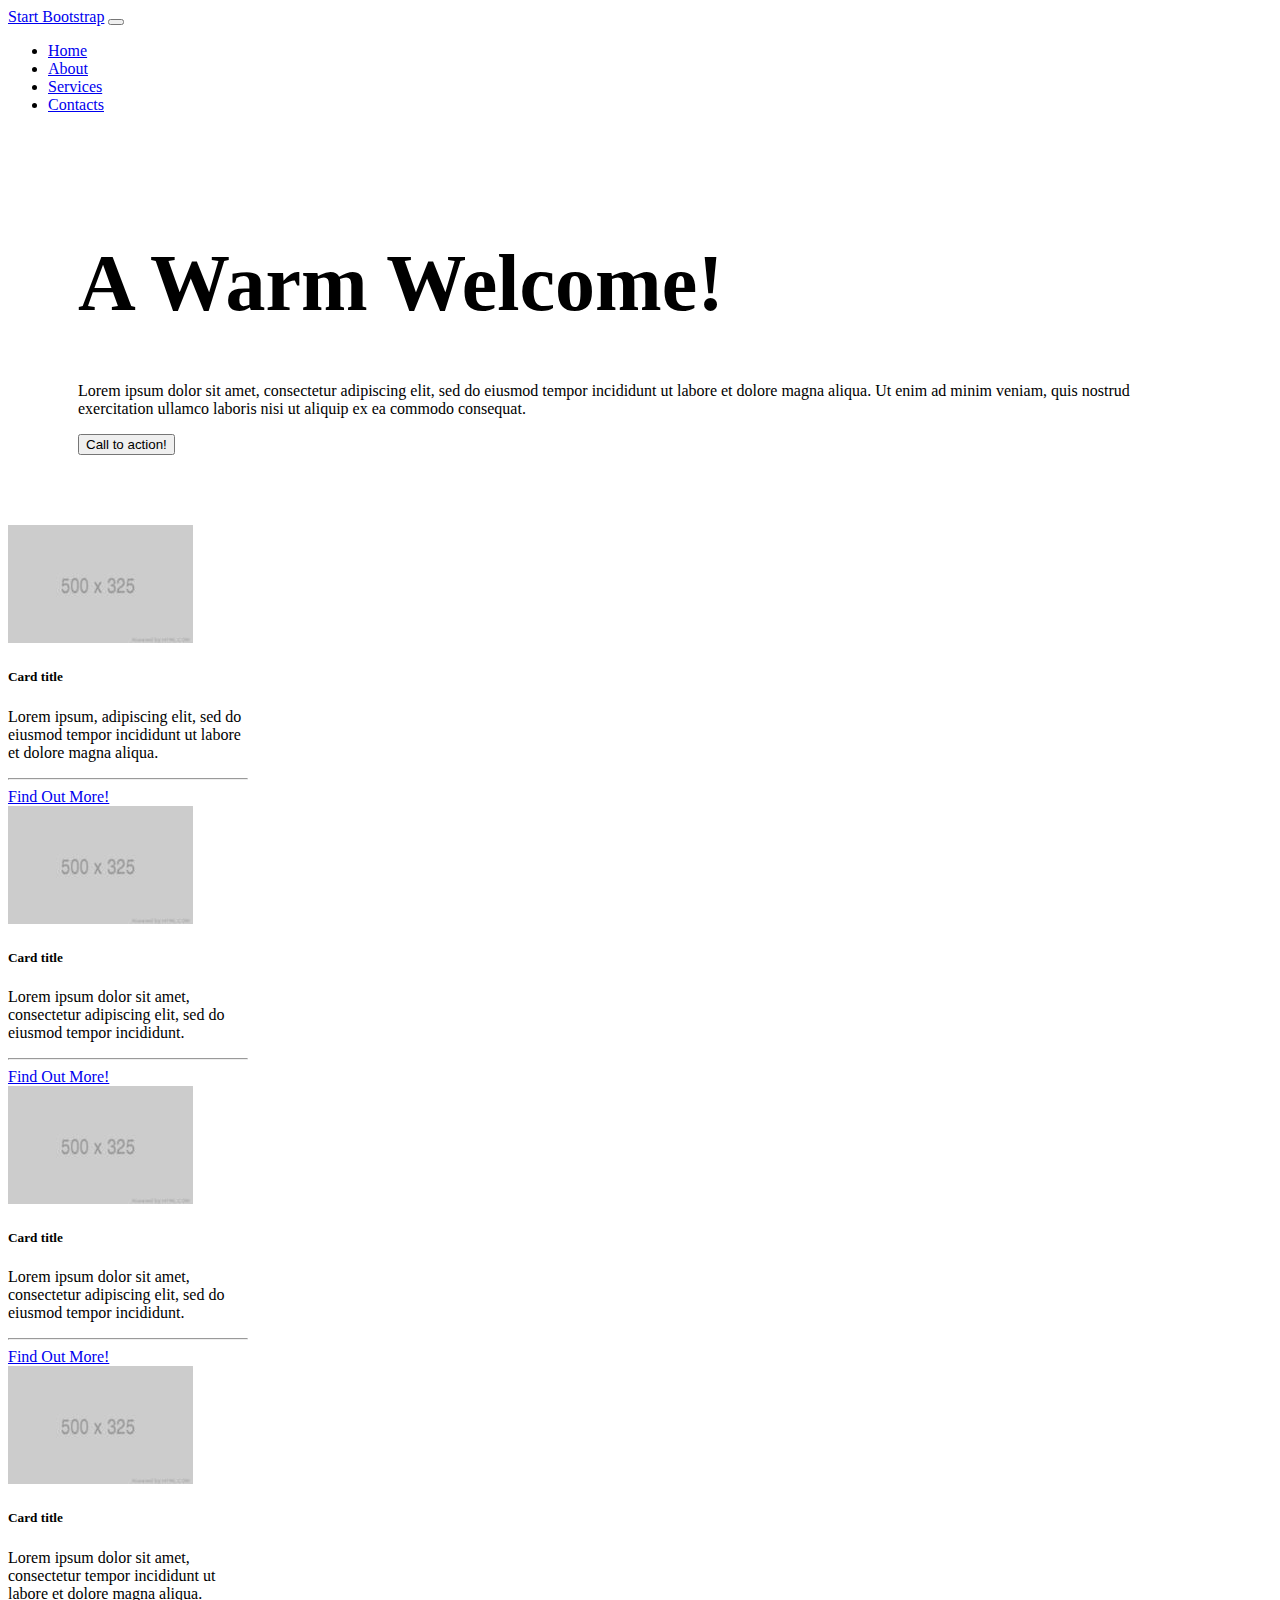
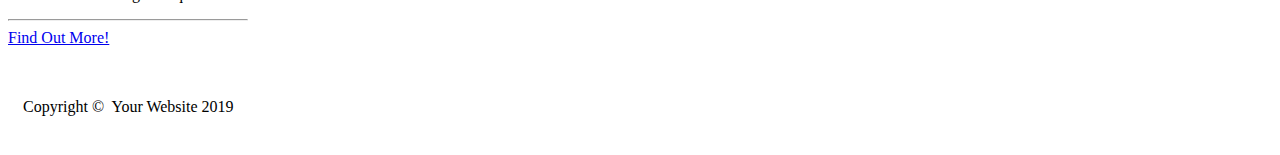
<file: week8/task1/index.html>
<!DOCTYPE html>
<html lang="en">
<head>
   <meta charset="UTF-8">
   <meta http-equiv="X-UA-Compatible" content="IE=edge">
   <meta name="viewport" content="width=device-width, initial-scale=1, shrink-to-fit=no">
   <title>Document</title>
   <link rel="stylesheet" href="style.css">
   <link rel="stylesheet" href="https://cdn.jsdelivr.net/npm/bootstrap@4.5.3/dist/css/bootstrap.min.css" integrity="sha384-TX8t27EcRE3e/ihU7zmQxVncDAy5uIKz4rEkgIXeMed4M0jlfIDPvg6uqKI2xXr2" crossorigin="anonymous">
</head>
<body>
   <header>
   <nav class="navbar navbar-expand-lg navbar-dark bg-dark">
      <div class="container">
        <a class="navbar-brand" href="#">Start Bootstrap</a>
        <button class="navbar-toggler" type="button" data-bs-toggle="collapse" data-bs-target="#navbarText" aria-controls="navbarText" aria-expanded="false" aria-label="Toggle navigation">
          <span class="navbar-toggler-icon"></span>
        </button>
        <div class="collapse navbar-collapse justify-content-end" id="navbarText">
          <ul class="navbar-nav me-auto mb-2 mb-lg-0">
            <li class="nav-item">
              <a class="nav-link active" aria-current="page" href="#">Home</a>
            </li>
            <li class="nav-item">
              <a class="nav-link" href="#">About</a>
            </li>
            <li class="nav-item">
              <a class="nav-link" href="#">Services</a>
            </li>
            <li class="nav-item">
               <a class="nav-link" href="#">Contacts</a>
             </li>
          </ul>
        </div>
      </div>
    </nav>
   </header>
   <main class="main">
      <div class="container main__container bg-light">
      <div class="row">
         <div class="col-12">
          <h1 class="welcome">A Warm Welcome!</h1>
         </div>
         <div class="col-12">
            <p>Lorem ipsum dolor sit amet, consectetur adipiscing elit, sed do eiusmod tempor incididunt ut labore et dolore magna aliqua. Ut enim ad minim veniam, quis nostrud exercitation ullamco laboris nisi ut aliquip ex ea commodo consequat.</p>
                     </div>
                     <div class="col-12">
                        <button type="button" class="btn btn-primary">Call to action!</button>
                                 </div>
      </div>
   </div>
   </main>
   <section>
      <div class="container">
         <div class="row justify-content-center">
            <div class="col-3">
               <div class="card" style="width: 15rem;">
                  <img src="img/img.JPG" class="card-img-top" alt="img">
                  <div class="card-body">
                    <h5 class="card-title text-center">Card title</h5>
                    <p class="card-text text-center">Lorem ipsum, adipiscing elit, sed do eiusmod tempor incididunt ut labore et dolore magna aliqua.</p>
                    <hr>
                    <a href="#" class="btn btn-primary">Find Out More!</a>
                  </div>
                </div>
            </div>
            <div class="col-3">
               <div class="card" style="width: 15rem;">
                  <img src="img/img.JPG" class="card-img-top" alt="img">
                  <div class="card-body">
                    <h5 class="card-title text-center">Card title</h5>
                    <p class="card-text text-center">Lorem ipsum dolor sit amet, consectetur adipiscing elit, sed do eiusmod tempor incididunt.</p>
                    <hr>
                    <a href="#" class="btn btn-primary">Find Out More!</a>
                  </div>
                </div>
            </div>
            <div class="col-3">
               <div class="card" style="width: 15rem;">
                  <img src="img/img.JPG" class="card-img-top" alt="img">
                  <div class="card-body">
                    <h5 class="card-title text-center">Card title</h5>
                    <p class="card-text text-center">Lorem ipsum dolor sit amet, consectetur adipiscing elit, sed do eiusmod tempor incididunt.</p>
                    <hr>
                    <a href="#" class="btn btn-primary">Find Out More!</a>
                  </div>
                </div>
            </div>
            <div class="col-3">
               <div class="card" style="width: 15rem;">
                  <img src="img/img.JPG" class="card-img-top" alt="img">
                  <div class="card-body">
                    <h5 class="card-title text-center">Card title</h5>
                    <p class="card-text text-center">Lorem ipsum dolor sit amet, consectetur tempor incididunt ut labore et dolore magna aliqua.</p>
                    <hr>
                    <a href="#" class="btn btn-primary">Find Out More!</a>
                  </div>
                </div>
            </div>
         </div>
      </div>
   </section>
   <footer class="bg-dark">
      <div class="container">
         <div class="row text-light">
            <div class="col-12">
               <p class="text-center">Copyright&nbsp;&copy;&nbsp; Your Website 2019</p>
            </div>
         </div>
      </div>
   </footer>
   <script src="https://code.jquery.com/jquery-3.5.1.slim.min.js" integrity="sha384-DfXdz2htPH0lsSSs5nCTpuj/zy4C+OGpamoFVy38MVBnE+IbbVYUew+OrCXaRkfj" crossorigin="anonymous"></script>
   <script src="https://cdn.jsdelivr.net/npm/bootstrap@4.5.3/dist/js/bootstrap.bundle.min.js" integrity="sha384-ho+j7jyWK8fNQe+A12Hb8AhRq26LrZ/JpcUGGOn+Y7RsweNrtN/tE3MoK7ZeZDyx" crossorigin="anonymous"></script>
</body>
</html>
</file>
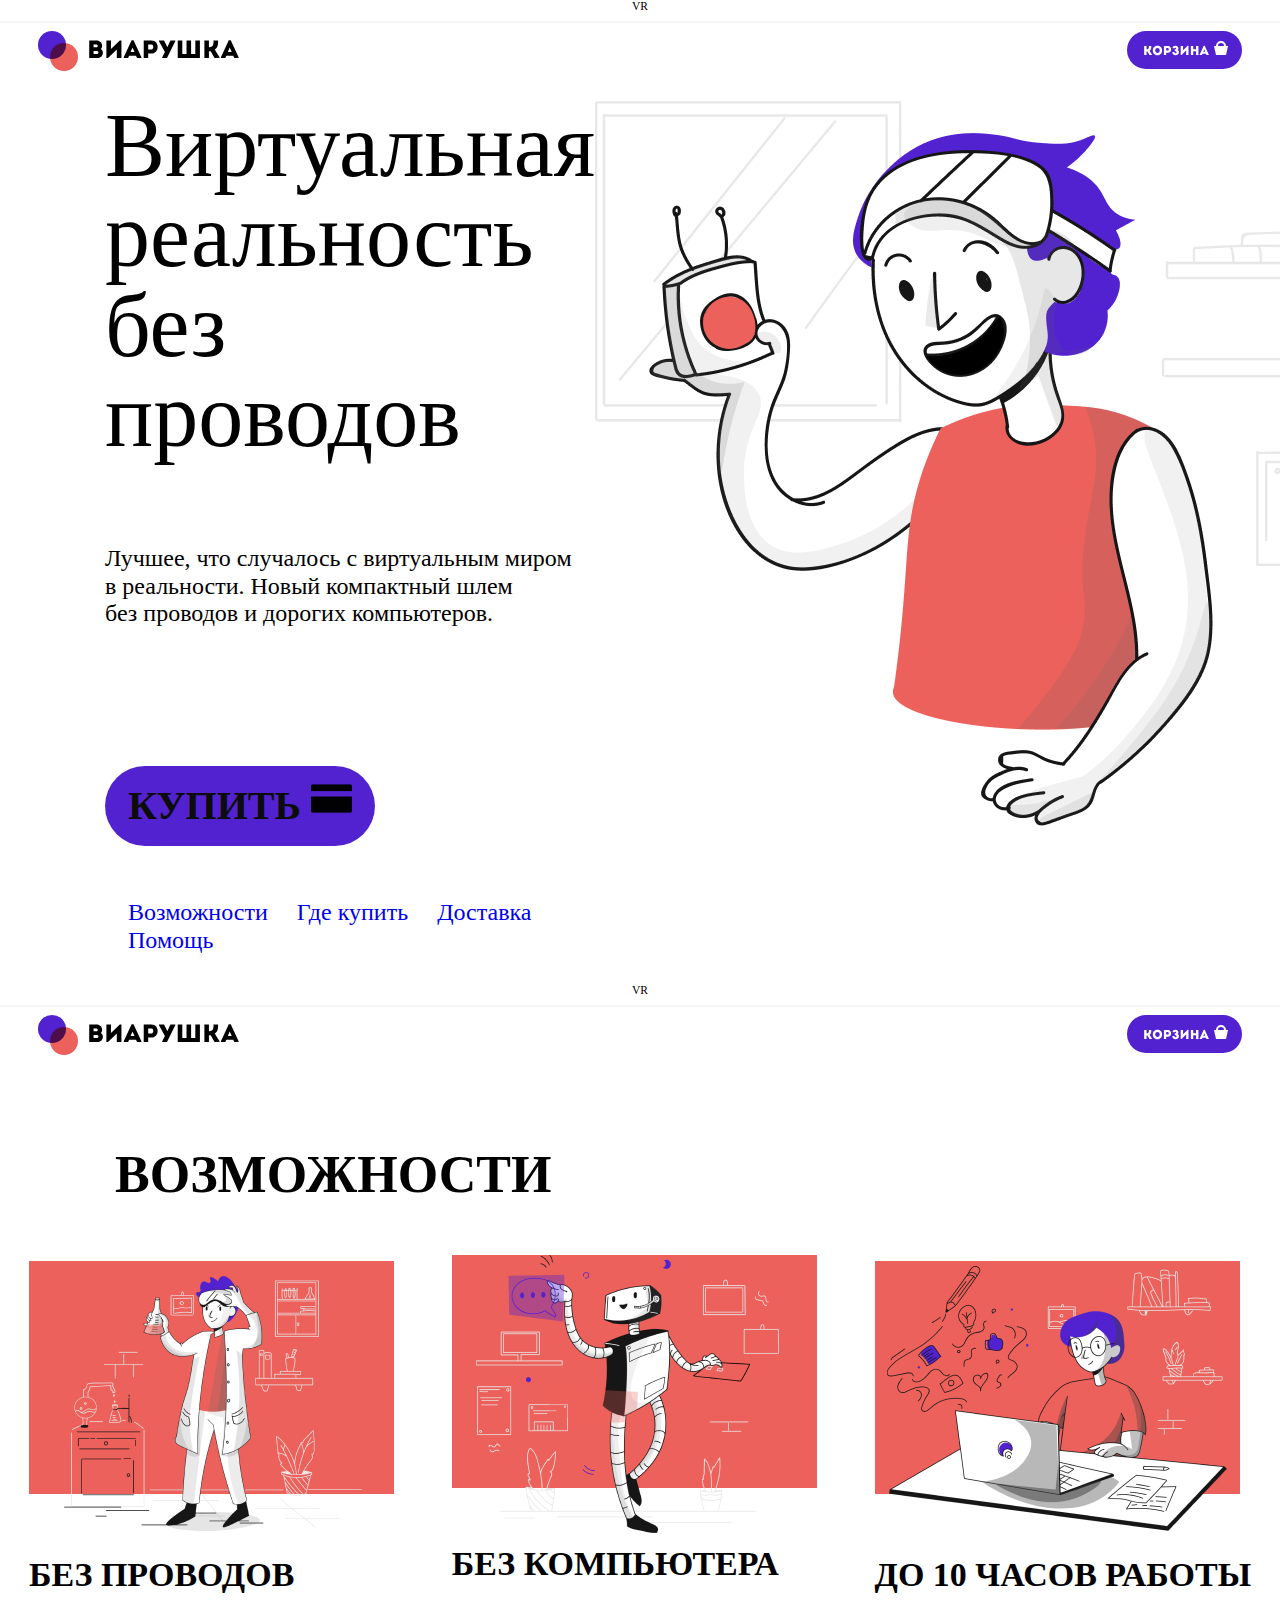
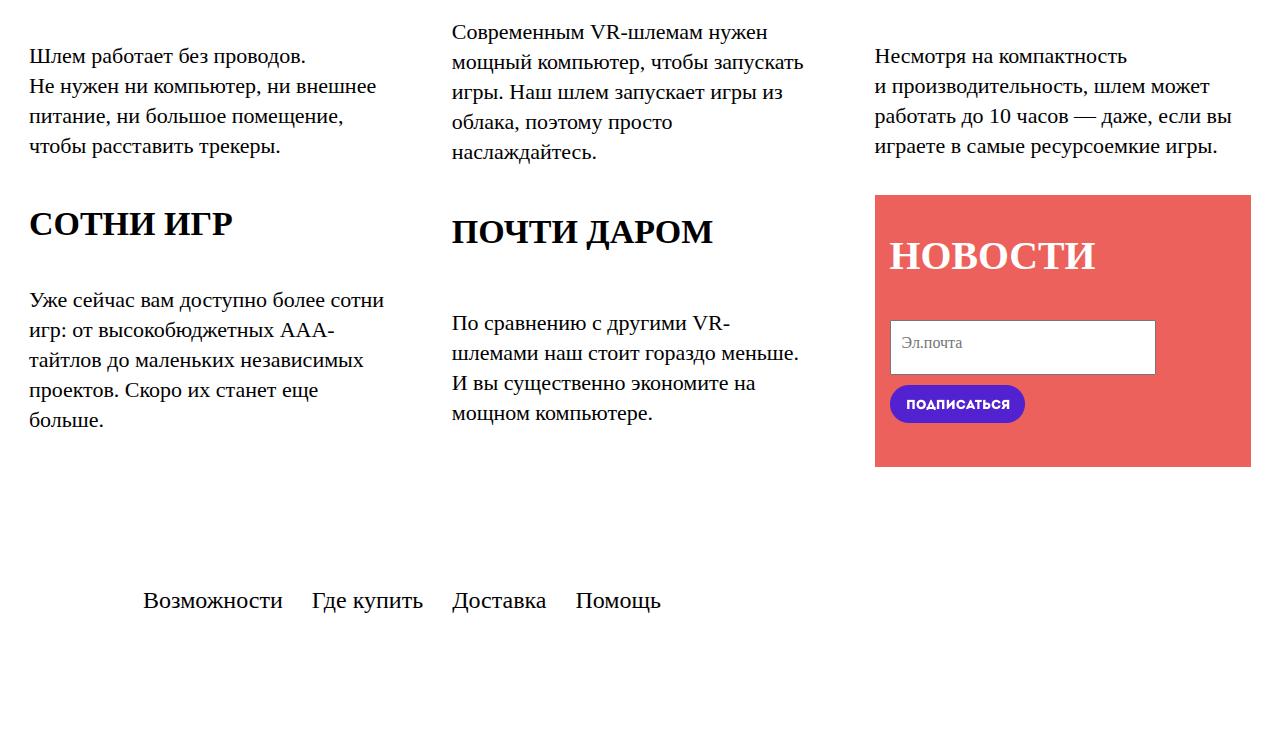
<file: week8/task2/index.html>
<!DOCTYPE html>
<html lang="en">
<head>
   <meta charset="UTF-8">
   <meta http-equiv="X-UA-Compatible" content="IE=edge">
   <meta name="viewport" content="width=device-width, initial-scale=1.0">
   <title>VR</title>
   <link rel="preconnect" href="https://fonts.googleapis.com">
   <link rel="preconnect" href="https://fonts.gstatic.com" crossorigin>
   <link href="https://fonts.googleapis.com/css2?family=Roboto+Slab:wght@200;300;500&display=swap" rel="stylesheet">
   <link rel="stylesheet" href="css/style.css">
   <link rel="stylesheet" href="css/normalize.css">
</head>
<body>
   <div class="wrapper">
<div class="header-top">
<span class="header-top__vr">VR</span>
</div>
<hr class="hr">
<div class="header-down">
   <div class="header-down__logo">
      <img src="img/logo.svg" alt="logo">
   </div>
   <div class="header-down__basket">
      <img src="img/button-cart.svg" alt="basket">
   </div>
</div>
<main class="main">
   <div class="main__text">
      <div class="main__container">
      <div class="main__title">Виртуальная реальность без проводов</div>
  <div class="main__sense">Лучшее, что случалось с виртуальным миром в реальности. Новый компактный шлем без проводов и дорогих компьютеров.</div>
   <div class="main__btn">
      <a href="#" class="btn"><h4>КУПИТЬ <img src="img/card.png" alt="card" width="41px" class="main__img"></h4></a>
   </div>
</div>
   <div class="main__nav">
      <a href="#" class="main__href href">Возможности</a>
      <a href="#" class="main__href href">Где купить</a>
      <a href="#" class="main__href href">Доставка</a>
      <a href="#" class="main__href href">Помощь</a>
   </div>
</div>
<div class="main__banner">
   <img src="img/banner.png" alt="banner" class="main__picture">
</div>
</main>
   </div>
   <section>
      <div class="wrapper">
         <div class="header-top">
         <span class="header-top__vr">VR</span>
         </div>
         <hr class="hr">
         <div class="header-down">
            <div class="header-down__logo">
               <img src="img/logo.svg" alt="logo">
            </div>
            <div class="header-down__basket">
               <img src="img/button-cart.svg" alt="basket">
            </div>
         </div>
      <div class="vista"><h1>ВОЗМОЖНОСТИ</h1></div>
      <div class="block">
         <div class="block__box box1">
            <img src="img/sciens.jpg" alt="sciens">
            <div class="block__title"><span><strong>БЕЗ ПРОВОДОВ</strong></span></div>
            <div class="block__text"><p>Шлем работает без проводов. Не нужен ни компьютер, ни внешнее питание, ни большое помещение, чтобы расставить трекеры.</p></div>
         </div>
         <div class="block__box box2">
            <img src="img/robot.jpg" alt="robot">
            <div class="block__title"><span><strong>БЕЗ КОМПЬЮТЕРА</strong></span></div>
            <div class="block__text"><p>Современным VR-шлемам нужен мощный компьютер, чтобы запускать игры. Наш шлем запускает игры из облака, поэтому просто наслаждайтесь.</p></div>
         </div>
         <div class="block__box box3">
            <img src="img/it.jpg" alt="it">
            <div class="block__title"><span><strong>ДО 10 ЧАСОВ РАБОТЫ</strong></span></div>
            <div class="block__text"><p>Несмотря на компактность и производительность, шлем может работать до 10 часов — даже, если вы играете в самые ресурсоемкие игры.</p></div>
         </div>
         <div class="block__box box4">
            <div class="block__title"><span><strong>СОТНИ ИГР</strong></span></div>
            <div class="block__text"><p>Уже сейчас вам доступно более сотни игр: от высокобюджетных ААА-тайтлов до маленьких независимых проектов. Скоро их станет еще больше.</p></div>
         </div>
         <div class="block__box box5">
            <div class="block__title"><span><strong> ПОЧТИ ДАРОМ</strong></span></div>
            <div class="block__text"><p>По сравнению с другими VR-шлемами наш стоит гораздо меньше. И вы существенно экономите на мощном компьютере.</p></div>
         </div>
         <div class="block__box box6">
            <div class="block__title-box6"><h3> НОВОСТИ</h3></div>
            <input type="email" placeholder="Эл.почта" class="block__email">
            <a href="#" class="block__btn"><img src="img/email.png" alt="email"></a>
         </div>
      </div>
   </section>
   <div class="main__nav page2">
      <a href="#" class="main__href href-page2">Возможности</a>
      <a href="#" class="main__href href-page2">Где купить</a>
      <a href="#" class="main__href href-page2">Доставка</a>
      <a href="#" class="main__href href-page2">Помощь</a>
   </div>
</body>
</html>
</file>
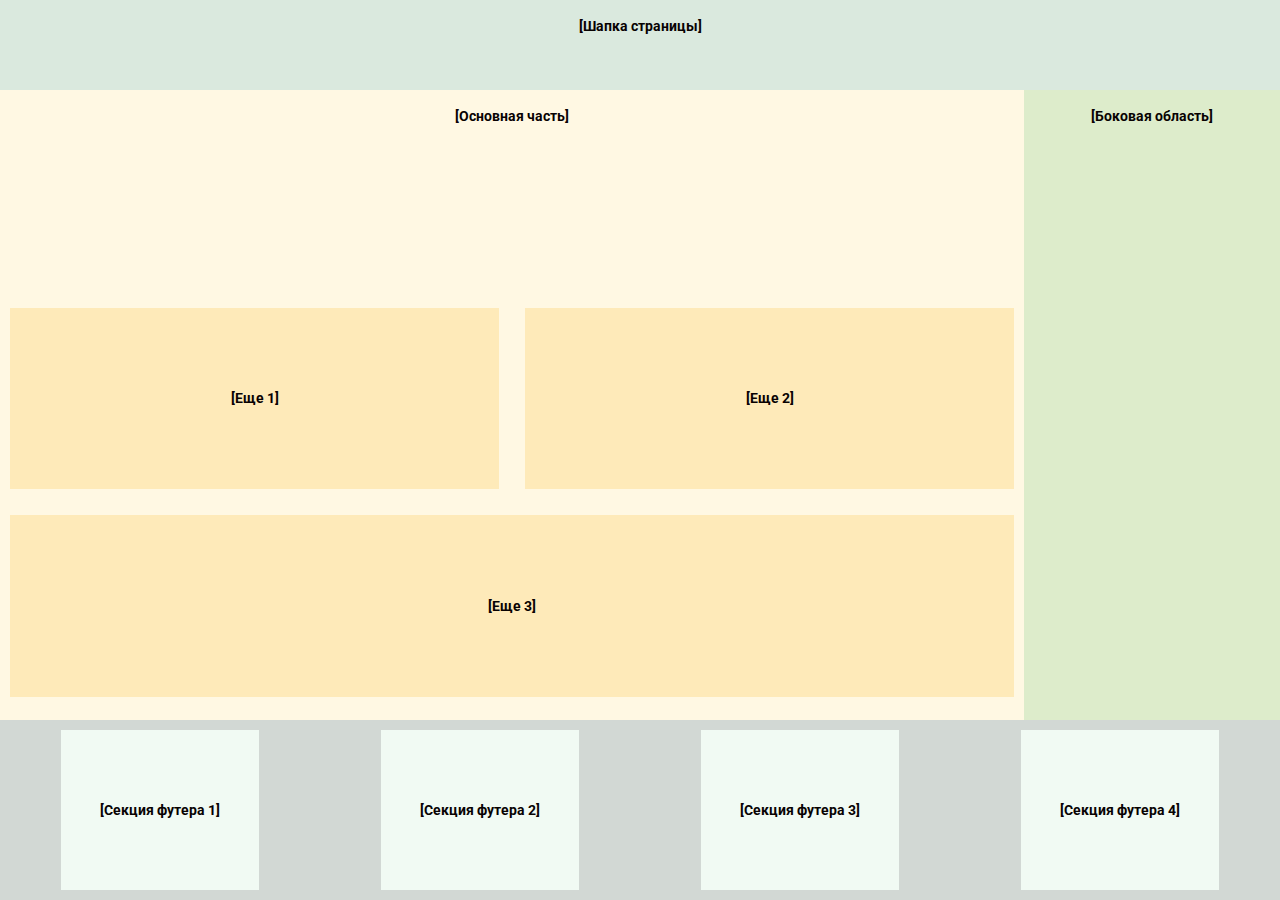
<file: week7/task1/adaptive/index.html>
<!DOCTYPE html>
<html lang="en">

<head>
    <meta charset="UTF-8">
    <meta http-equiv="X-UA-Compatible" content="IE=edge">
    <meta name="viewport" content="width=device-width, initial-scale=1.0">
    <title>Site</title>
    <link rel="stylesheet" href="css/task1ad.css">
    <link rel="stylesheet" href="css/normalize.css">
    <link rel="preconnect" href="https://fonts.gstatic.com">
    <link href="https://fonts.googleapis.com/css2?family=Roboto:wght@300;500;700&display=swap" rel="stylesheet">
</head>

<body>
    <div class="wrapper">
        <header class="header">
            <p>&#91;Шапка страницы&#93;</p>
        </header>
        <main class="main">
            <div class="basic">
                <p>&#91;Основная часть&#93;</p>
            </div>
            <div class="main__section section1">
                <p>&#91;Еще 1&#93;</p>
            </div>

            <div class="main__section section2">
                <p>&#91;Еще 2&#93;</p>
            </div>

            <div class="main__section section3">
                <p>&#91;Еще 3&#93;</p>
            </div>
        </main>
        <aside class="aside">
            <p>&#91;Боковая
                область&#93;
            </p>
        </aside>
        <footer class="footer">
                <div class="footer__ft ft1">&nbsp;&nbsp;&nbsp;&nbsp;&nbsp;&nbsp;&nbsp;&nbsp;&#91;Секция футера
                    1&#93;&nbsp;&nbsp;&nbsp;&nbsp;&nbsp;&nbsp;&nbsp;&nbsp;</div>
                <div class="footer__ft ft2">&nbsp;&nbsp;&nbsp;&nbsp;&nbsp;&nbsp;&nbsp;&nbsp;&#91;Секция футера
                    2&#93;&nbsp;&nbsp;&nbsp;&nbsp;&nbsp;&nbsp;&nbsp;&nbsp;</div>
                <div class="footer__ft ft3">&nbsp;&nbsp;&nbsp;&nbsp;&nbsp;&nbsp;&nbsp;&nbsp;&#91;Секция футера
                    3&#93;&nbsp;&nbsp;&nbsp;&nbsp;&nbsp;&nbsp;&nbsp;&nbsp;</div>
                <div class="footer__ft ft4">&nbsp;&nbsp;&nbsp;&nbsp;&nbsp;&nbsp;&nbsp;&nbsp;&#91;Секция футера
                    4&#93;&nbsp;&nbsp;&nbsp;&nbsp;&nbsp;&nbsp;&nbsp;&nbsp;</div>
        </footer>
    </div>
</body>

</html>
</file>
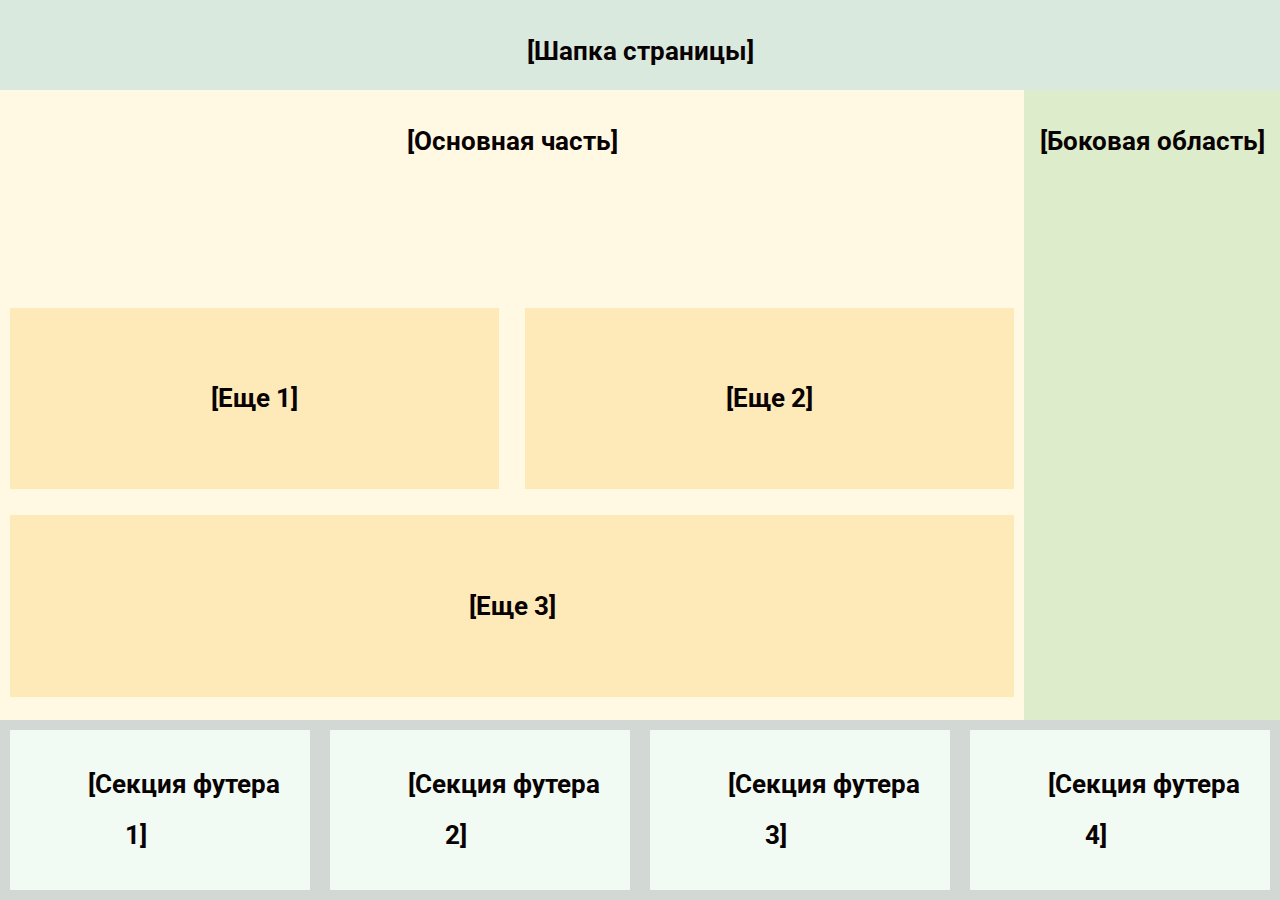
<file: week7/task1/responcive/index.html>
<!DOCTYPE html>
<html lang="en">

<head>
    <meta charset="UTF-8">
    <meta http-equiv="X-UA-Compatible" content="IE=edge">
    <meta name="viewport" content="width=device-width, initial-scale=1.0">
    <title>Site</title>
    <link rel="stylesheet" href="css/task1res.css">
    <link rel="stylesheet" href="css/normalize.css">
    <link rel="preconnect" href="https://fonts.gstatic.com">
    <link href="https://fonts.googleapis.com/css2?family=Roboto:wght@300;500;700&display=swap" rel="stylesheet">
</head>

<body>
    <div class="wrapper">
        <header class="header">
            <p>&#91;Шапка страницы&#93;</p>
        </header>
        <main class="main">
            <div class="basic">
                <p>&#91;Основная часть&#93;</p>
            </div>
            <div class="main__section section1">
                <p>&#91;Еще 1&#93;</p>
            </div>

            <div class="main__section section2">
                <p>&#91;Еще 2&#93;</p>
            </div>

            <div class="main__section section3">
                <p>&#91;Еще 3&#93;</p>
            </div>
        </main>
        <aside class="aside">
            <p>&#91;Боковая
                область&#93;
            </p>
        </aside>
        <footer class="footer">
                <div class="footer__ft ft1">&nbsp;&nbsp;&nbsp;&nbsp;&nbsp;&nbsp;&nbsp;&nbsp;&#91;Секция футера
                    1&#93;&nbsp;&nbsp;&nbsp;&nbsp;&nbsp;&nbsp;&nbsp;&nbsp;</div>
                <div class="footer__ft ft2">&nbsp;&nbsp;&nbsp;&nbsp;&nbsp;&nbsp;&nbsp;&nbsp;&#91;Секция футера
                    2&#93;&nbsp;&nbsp;&nbsp;&nbsp;&nbsp;&nbsp;&nbsp;&nbsp;</div>
                <div class="footer__ft ft3">&nbsp;&nbsp;&nbsp;&nbsp;&nbsp;&nbsp;&nbsp;&nbsp;&#91;Секция футера
                    3&#93;&nbsp;&nbsp;&nbsp;&nbsp;&nbsp;&nbsp;&nbsp;&nbsp;</div>
                <div class="footer__ft ft4">&nbsp;&nbsp;&nbsp;&nbsp;&nbsp;&nbsp;&nbsp;&nbsp;&#91;Секция футера
                    4&#93;&nbsp;&nbsp;&nbsp;&nbsp;&nbsp;&nbsp;&nbsp;&nbsp;</div>
        </footer>
    </div>
</body>

</html>
</file>
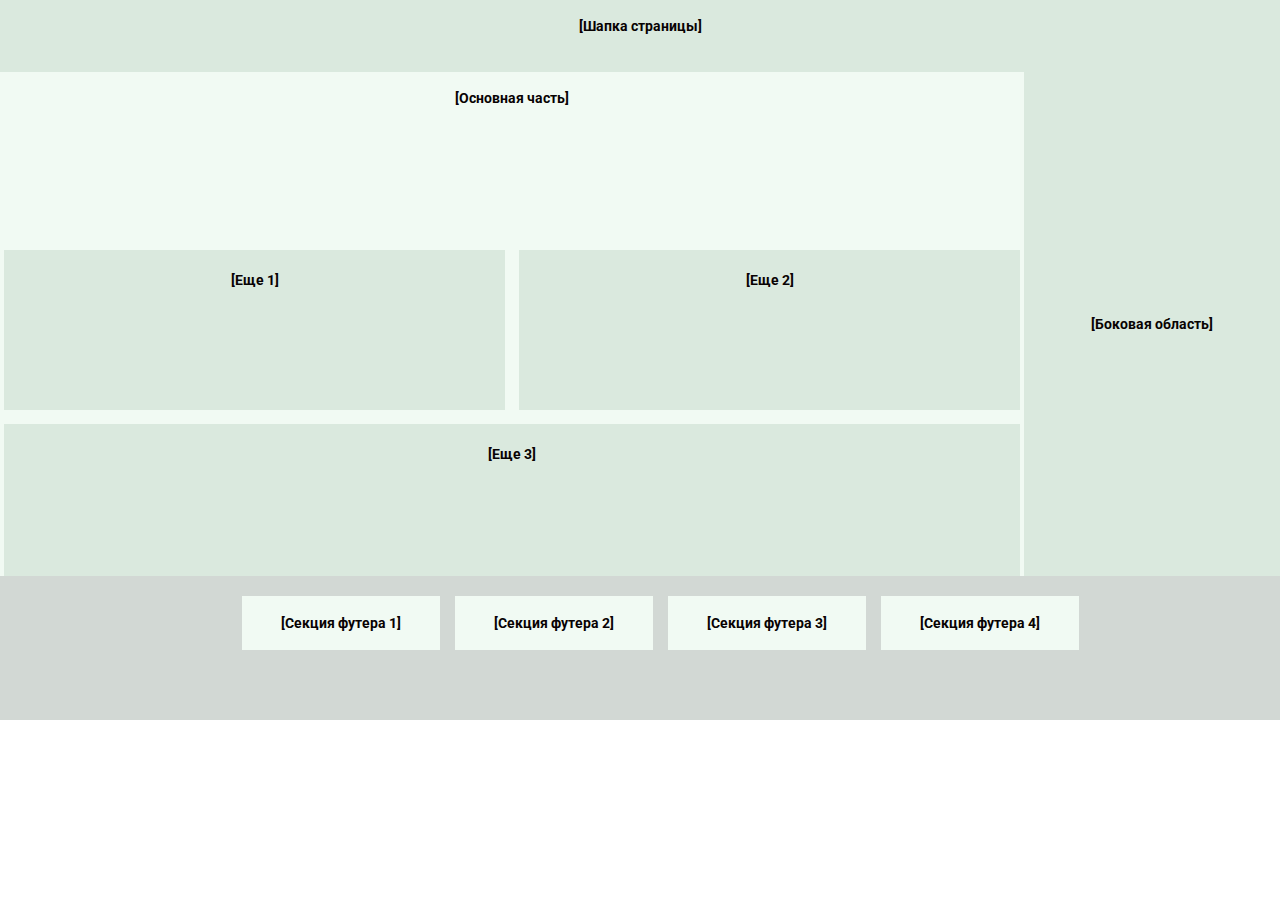
<file: week6/site6.html>
<!DOCTYPE html>
<html lang="en">

<head>
    <meta charset="UTF-8">
    <meta http-equiv="X-UA-Compatible" content="IE=edge">
    <meta name="viewport" content="width=device-width, initial-scale=1.0">
    <title>Site</title>
    <link rel="stylesheet" href="/week6/assets/css/style_for_site6.css">
    <link rel="stylesheet" href="/week6/assets/css/normalize.css" />
    <link rel="preconnect" href="https://fonts.gstatic.com">
    <link href="https://fonts.googleapis.com/css2?family=Roboto:wght@300;500;700&display=swap" rel="stylesheet">
</head>

<body>
    <div class="wrapper">
        <header class="header">
            <p>&#91;Шапка страницы&#93;</p>
        </header>
        <main class="main">
            <div class="basic">
                <p>&#91;Основная часть&#93;</p>
            </div>
            <div class="section1">
                <p>&#91;Еще 1&#93;</p>
            </div>

            <div class="section2">
                <p>&#91;Еще 2&#93;</p>
            </div>

            <div class="section3">
                <p>&#91;Еще 3&#93;</p>
            </div>
        </main>
        <aside class="aside">
            <p>&#91;Боковая
                область&#93;
            </p>
        </aside>
        <footer class="footer">
            <ul>
                <li class="ft">&nbsp;&nbsp;&nbsp;&nbsp;&nbsp;&nbsp;&nbsp;&nbsp;&#91;Секция футера
                    1&#93;&nbsp;&nbsp;&nbsp;&nbsp;&nbsp;&nbsp;&nbsp;&nbsp;</li>
                <li class="ft">&nbsp;&nbsp;&nbsp;&nbsp;&nbsp;&nbsp;&nbsp;&nbsp;&#91;Секция футера
                    2&#93;&nbsp;&nbsp;&nbsp;&nbsp;&nbsp;&nbsp;&nbsp;&nbsp;</li>
                <li class="ft">&nbsp;&nbsp;&nbsp;&nbsp;&nbsp;&nbsp;&nbsp;&nbsp;&#91;Секция футера
                    3&#93;&nbsp;&nbsp;&nbsp;&nbsp;&nbsp;&nbsp;&nbsp;&nbsp;</li>
                <li class="ft">&nbsp;&nbsp;&nbsp;&nbsp;&nbsp;&nbsp;&nbsp;&nbsp;&#91;Секция футера
                    4&#93;&nbsp;&nbsp;&nbsp;&nbsp;&nbsp;&nbsp;&nbsp;&nbsp;</li>
            </ul>
        </footer>
    </div>
</body>

</html>
</file>
<file: week8/task1/style.css>
.main__container {
   margin: 20px;
   padding: 50px;
}

.welcome {
   font-size: 80px;
}

section {
   padding-bottom: 20px;
}


footer {
   padding: 15px;
   justify-content: center;
}
</file>
<file: week8/task2/css/style.css>
.wrapper {}

.header-top {
   display: grid;
   max-height: 40px;
   justify-content: center;
   align-content: center;
}

.header-top__vr {
   display: grid;
   justify-self: center;
   align-self: center;
   font-size: 0.9vw;
}

.hr {
   border: none;
   background-color: #F5F5F5;
   height: 2px;
}

.header-down {
   display: grid;
   grid-template-columns: repeat (2, 1fr);
   grid-template-rows: 1fr;
   grid-template-areas: "logo basket";
   justify-content: space-between;
}

.header-down__logo {
   grid-area: logo;
   justify-self: start;
   padding-left: 3vw;
}

.header-down__basket {
   grid-area: basket;
   justify-self: end;
   padding-right: 3vw;
}

.main {
   display: grid;
   grid-template-columns: 0.8fr 1.2fr;
   grid-template-rows: 1fr;
   grid-template-areas: "text banner";
   justify-content: space-around;
   padding-top: 25px;
   padding-bottom: 30px;
}

.main__text {
   grid-area: text;
   display: grid;
   max-width: 542px;
   margin-left: 105px;
   align-content: space-between;
}

.main__container {
   display: grid;
   grid-template-columns: 1fr;
   grid-template-rows: 1fr 0.7fr 0.3fr;
   grid-template-areas: "main__title"
      "main__sense"
      "main__btn";
}

.main__title {
   grid-area: main__title;
   /*max-height: 215px;*/
   font: 90px bold;
   line-height: 10vh;
}

.main__sense {
   grid-area: main__sense;
   /*max-height: 100px;*/
   align-self: center;
   font-size: 24px;
}

.main__btn {
   grid-area: main__btn;
   /* max-height: 90px;*/

}

.btn {
   display: block;
   text-align: center;
   line-height: 80px;
   max-width: 270px;
   text-decoration: none;
   font-size: 40px;
   color: rgb(12, 12, 11);
   background-color: #5222D0;
   border-radius: 60px;
}

.btn:hover {
   background: linear-gradient(to right, #a8c0ff, #5222D0);
   color: cornsilk;
}

.main__nav {
   font-size: 24px;
   color: #6034D4;
}

.href {
   text-decoration: none;
   padding-left: 23px;
}

.main__banner {
   grid-area: banner;
   display: grid;
   justify-self: end;
}

.block {
   display: grid;
   margin: 0 auto;
   grid-template-columns: repeat (3, 1fr);
   grid-template-rows: 2fr 1fr;
   grid-template-areas: "sciens robot it"
      "games price email";
   justify-content: space-around;
}

.vista {
   display: inline-grid;
   font-size: 26px;
   margin: 50px 20px 10px 115px;
}

.block__box {
   display: grid;
   max-width: 440px;
   justify-content: center;
   align-items: center;
}

.box1 {
   grid-area: sciens;
}

.box2 {
   grid-area: robot;
}

.box3 {
   grid-area: it;
}

.box4 {
   grid-area: games;
}

.box5 {
   grid-area: price;
}

.box6 {
   grid-area: email;
   background-color: #EC615C;
   justify-content: start;
}

.block__title-box6 {
   padding-left: 15px;
   font-size: 34px;
   color: white;
}

.block__email {
   margin-left: 15px;
   padding-left: 10px;
   padding-bottom: 10px;
   min-width: 250px;
   min-height: 40px;
}

.block__title {
   font-size: 34px;
}

.block__text {
   display: grid;
   max-width: 365px;
   font-size: 22px;
   justify-content: start;
   align-items: start;
   line-height: 30px;
}

.href-page2 {
   text-decoration: none;
   color: black;
   padding-left: 23px;
}

.block__btn {
   padding-top: 10px;
   padding-left: 15px;
   padding-bottom: 40px;
}

.page2 {
   padding: 120px;
}
</file>
<file: week7/task1/adaptive/css/task1ad.css>
@media screen and (min-width: 1024px) {
   .wrapper {
      display: grid;
      grid-template-columns: repeat(5, 1fr);
      grid-template-rows: 10% 1fr 20%;
      width: 100vw;
      height: 100vh;
      grid-template-areas: "header header header header header"
         "main main main main aside"
         "footer footer footer footer footer";
      background: #dae9de;
      color: rgb(8, 2, 2);
      font: bold 14px/24px 'Roboto', sans-serif;
      text-align: center;
   }

   .main {
      grid-area: main;
      display: grid;
      grid-template-areas: "basic basic"
         "section1 section2"
         "section3 section3";
      grid-template-columns: 1fr 1fr;
      grid-template-rows: 33.33% 33.33% 33.33%;
      gap: 6px;
      background: #FFF8E3;
      padding-bottom: 25px;
   }

   .footer {
      display: grid;
      grid-area: footer;
      justify-content: space-around;
      background: #d2d8d4;
      grid-template-areas: "ft1 ft2 ft3 ft4";
      grid-template-columns: repeat (4, 1fr);
      grid-template-rows: 1fr;
   }
}

@media screen and (min-width: 769px) and (max-width: 1023px) {
   .wrapper {
      display: grid;
      grid-template-columns: 1fr;
      grid-template-rows: 10% 1fr 10% 20%;
      width: 100vw;
      height: 100vh;
      grid-template-areas: "header"
         "main"
         "aside"
         "footer";
      background: #dae9de;
      color: rgb(8, 2, 2);
      font: bold 14px/24px 'Roboto', sans-serif;
      text-align: center;
   }

   .main {
      grid-area: main;
      display: grid;
      grid-template-areas: "basic"
         "section1"
         "section2"
         "section3";
      grid-template-columns: 1fr;
      grid-template-rows: repeat (4, 1fr);
      gap: 6px;
      background: #FFF8E3;
      padding-bottom: 15px;
   }
}

@media screen and (max-width: 768px) {
   .wrapper {
      display: grid;
      grid-template-columns: 1fr;
      grid-template-rows: 10% 1fr 10% 20%;
      width: 100vw;
      height: 100vh;
      grid-template-areas: "header"
         "main"
         "aside"
         "footer";
      background: #dae9de;
      color: rgb(8, 2, 2);
      font: bold 14px/24px 'Roboto', sans-serif;
      text-align: center;
   }

   .main {
      grid-area: main;
      display: grid;
      grid-template-areas: "basic"
         "section1"
         "section2"
         "section3";
      grid-template-columns: 1fr;
      grid-template-rows: repeat (4, 1fr);
      gap: 6px;
      background: #FFF8E3;
      padding-bottom: 15px;
   }

   .footer {
      display: grid;
      grid-area: footer;
      justify-content: space-around;
      background: #d2d8d4;
      grid-template-areas: "ft1 ft2"
         "ft3 ft4";
      grid-template-columns: 1fr 1fr;
      grid-template-rows: repeat (2, 1fr);
   }
}

.header {
   grid-area: header;
   justify-content: center;
}

.basic {
   grid-area: basic;
}

.main__section {
   display: grid;
   justify-content: center;
   align-content: center;
   padding: 15px;
   margin: 10px;
}

.section1 {
   grid-area: section1;
   background: #FEEAB9;
}

.section2 {
   grid-area: section2;
   background: #FEEAB9;
}

.section3 {
   grid-area: section3;
   background: #FEEAB9;
}

.aside {
   display: grid;
   grid-area: aside;
   background-color: #DDECCB;
}

.footer__ft {
   display: grid;
   background: #f1faf3;
   justify-content: center;
   align-content: center;
   padding: 15px;
   margin: 10px;
}

.ft1 {
   grid-area: ft1;
}

.ft2 {
   grid-area: ft2;
}

.ft3 {
   grid-area: ft3;
}

.ft4 {
   grid-area: ft4;
}
</file>
<file: week7/task1/responcive/css/task1res.css>
.wrapper {
   display: grid;
   grid-template-columns: repeat(5, 1fr);
   grid-template-rows: 10% 1fr 20%;
   width: 100vw;
   height: 100vh;
   grid-template-areas: "header header header header header"
      "main main main main aside"
      "footer footer footer footer footer";
   background: #dae9de;
   color: rgb(8, 2, 2);
   font: bold 2vw/4vw 'Roboto', sans-serif;
   text-align: center;
}

.header {
   grid-area: header;
   justify-content: center;
}

.main {
   grid-area: main;
   display: grid;
   grid-template-areas: "basic basic"
      "section1 section2"
      "section3 section3";
   grid-template-columns: 1fr 1fr;
   grid-template-rows: 33.33% 33.33% 33.33%;
   gap: 6px;
   background: #FFF8E3;
   padding-bottom: 25px;
}

.basic {
   grid-area: basic;
}

.main__section {
   display: grid;
   justify-content: center;
   align-content: center;
   padding: 15px;
   margin: 10px;
}

.section1 {
   grid-area: section1;
   background: #FEEAB9;
}

.section2 {
   grid-area: section2;
   background: #FEEAB9;
}

.section3 {
   grid-area: section3;
   background: #FEEAB9;
}

.aside {
   display: grid;
   grid-area: aside;
   background-color: #DDECCB;
}

.footer {
   display: grid;
   grid-area: footer;
   justify-content: space-around;
   background: #d2d8d4;
   grid-template-areas: "ft1 ft2 ft3 ft4";
   grid-template-columns: repeat (4, 1fr);
   grid-template-rows: 1fr;
}

.footer__ft {
   display: grid;
   background: #f1faf3;
   justify-content: center;
   align-content: center;
   padding: 15px;
   margin: 10px;
}

.ft1 {
   grid-area: ft1;
}

.ft2 {
   grid-area: ft2;
}

.ft3 {
   grid-area: ft3;
}

.ft4 {
   grid-area: ft4;
}
</file>
<file: week6/assets/css/style_for_site6.css>
.wrapper {
    display: grid;
    grid-template-columns: repeat(5, 1fr);
    grid-template-rows: 10% 1fr 20%;
    height: 80vh;
    grid-template-areas: "header header header header header"
        "main main main main aside"
        "footer footer footer footer footer";
    background: #dae9de;
    color: rgb(8, 2, 2);
    font: bold 14px/24px 'Roboto', sans-serif;
    text-align: center;
}

.header {
    grid-area: header;
    justify-content: center;
}

.main {
    grid-area: main;
    display: grid;
    grid-template-areas: "basic basic"
        "section1 section2"
        "section3 section3";
    grid-template-columns: 1fr 1fr;
    grid-template-rows: 33.33% 33.33% 33.33%;
    gap: 6px;
    background: #f1faf3;
}

.basic {
    grid-area: basic;
}

.section1 {
    grid-area: section1;
    background: #dae9de;
    padding: 4px;
    margin: 4px;

}

.section2 {
    grid-area: section2;
    background: #dae9de;
    padding: 4px;
    margin: 4px;
}

.section3 {
    grid-area: section3;
    background: #dae9de;
    padding: 4px;
    margin: 4px;
}

.aside {
    grid-area: aside;
    align-self: center;

}

.footer {
    grid-area: footer;
    justify-content: space-between;
    background: #d2d8d4;
}

.ft {
    display: inline-block;
    list-style-type: none;
    background: #f1faf3;
    padding: 15px;
    margin: 6px;
}
</file>
